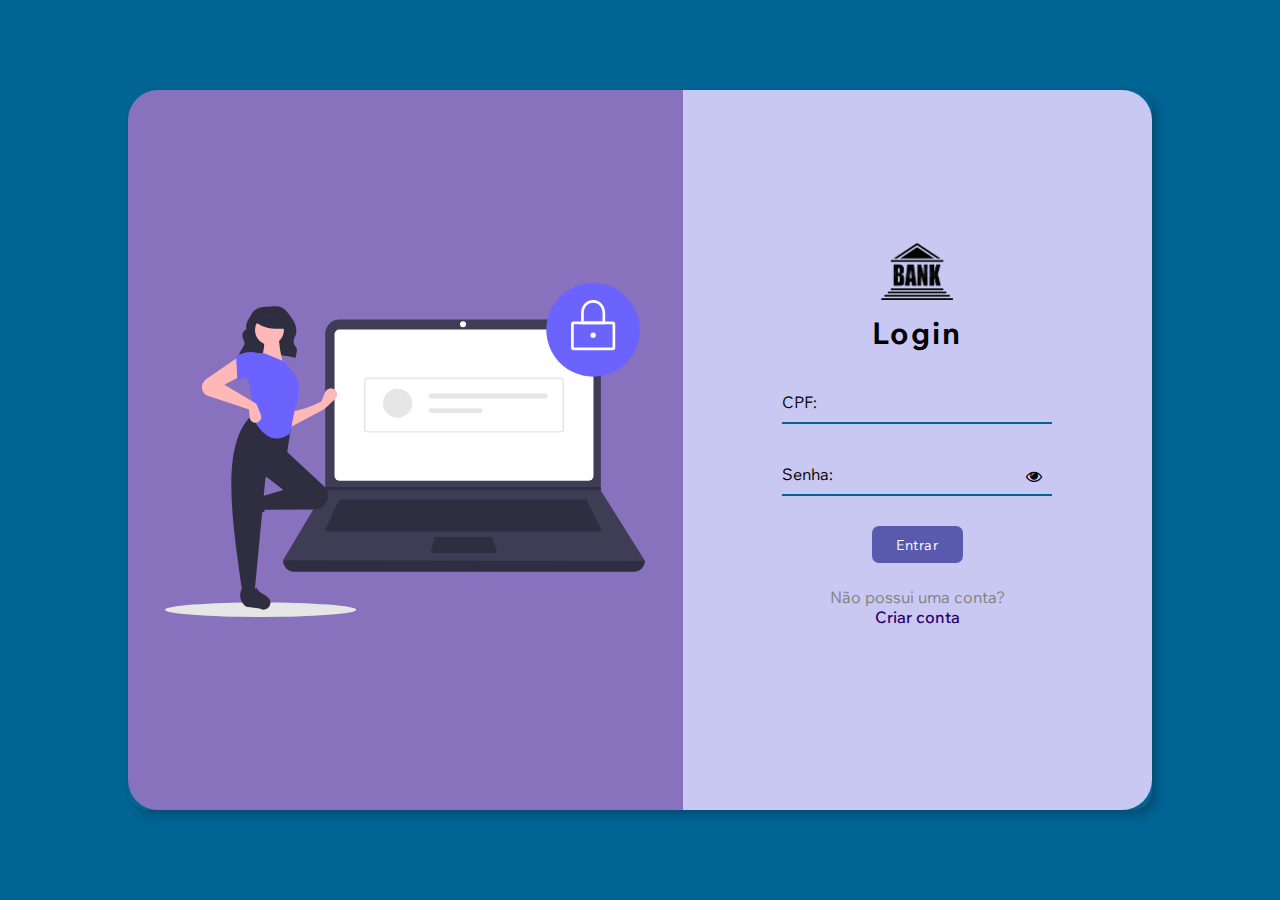
<file: index.html>
<!DOCTYPE html>
<html lang="pt-br">
<head>
    <link rel="stylesheet" href="https://stackpath.bootstrapcdn.com/font-awesome/4.7.0/css/font-awesome.min.css">  
    

    <meta charset="UTF-8">
    <meta http-equiv="X-UA-Compatible" content="IE=edge">
    <meta name="viewport" content="width=device-width, initial-scale=1.0">
    <link rel="stylesheet" href="./Assets/css/indexStyle.css">
    <title>Login</title>
</head>
<body>
    

    <div class="container">
        <div class="login-img">
            <img class="imglogin" src="Assets/img/imglogin.svg" alt="imagem de login seguro">
        </div>
        <form class="login">
            <a href="./home.html">
              <img class="logo" src="Assets/img/banco_logo.png" alt="">   
            </a>
            <h2 class="">Login</h2>            
            <div class="box">
                <input type="text" id="cpf" minlength="14" maxlength="14" required>
                <label id="cpfLabel" for="cpf">CPF:</label>
            </div>
            
            <div class="box">
                <input type="password" id="senha" required>
                <label id="senhaLabel" for="senha">Senha:</label>
                <i class="fa fa-eye" aria-hidden="true"></i>
            </div>
    
            <div class="btn-entrar">
                <button type="button" id="botao"><a href="./Assets/html/conta.html">Entrar</a></button>
            </div>
    
            <p class="">Não possui uma conta?</p>
            <a class="link-cadastro" href="./cadastro.html">Criar conta</a>
        
        </form>
    </div>
    

    <script src="./Assets/JS/index.js"></script>
</body>
</html>
</file>
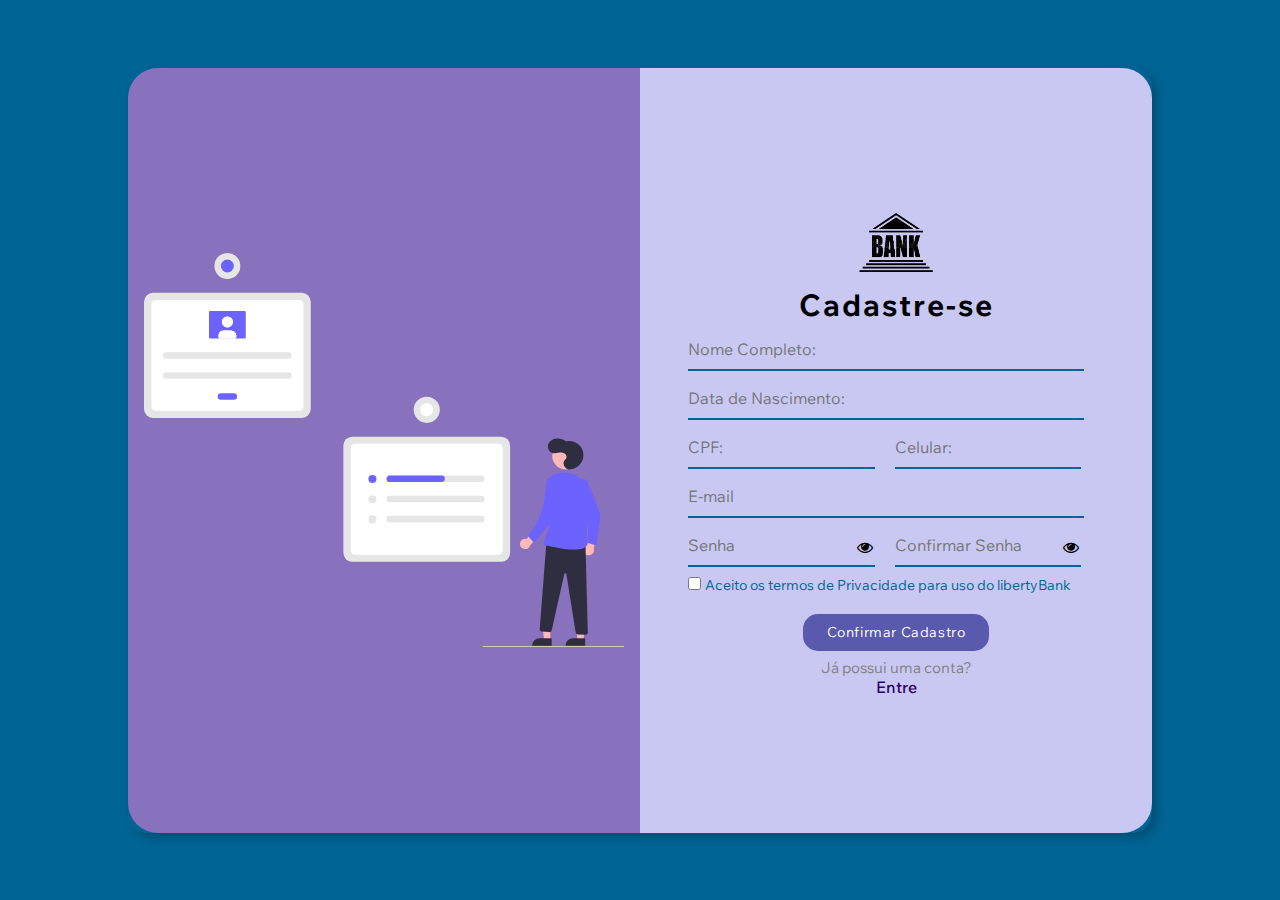
<file: cadastro.html>
<!DOCTYPE html>
<html lang="pt-br">
<head>
    <link rel="stylesheet" href="https://stackpath.bootstrapcdn.com/font-awesome/4.7.0/css/font-awesome.min.css">  


    <meta charset="UTF-8">
    <meta http-equiv="X-UA-Compatible" content="IE=edge">
    <meta name="viewport" content="width=device-width, initial-scale=1.0">
    <link rel="stylesheet" href="./Assets/css/cadastroStyle.css">
    <title>Cadastro</title>
</head>
<body>
    <div class="container">
     <div class = "form-image">
        <img src="./Assets/img/undraw_forms_re_pkrt.svg" alt="">
     </div>
     <div class = "form">
        <div class="logoCaixa">
            <a href="./home.html">
                <img class="logo" src="./Assets/img/banco_logo.png" alt="">
            </a>    
        </div>
        
        <h2>Cadastre-se</h2>

        <p class="errorCampos">Por Favor, preencha os campos corretamente!</p>

        <p class="errorPrivacidade">Está de acordo com os termos de privacidade?</p>
        <form action = "###" class="formulario">
            
            
           
            <div class ="input-group">
                <div class = "input-box">
                    
                    <label for="nome"> Nome Completo:</label>
                    <input id = "nome" type="text" placeholder="Nome Completo:" name="completname"  required>    
                </div>


                <div class = "input-box">
                    <label for="nasc"> Data de Nascimento: </label>
                    <input id="nasc" type="text" name="nasc" placeholder="Data de Nascimento:" onfocus="(this.type='date')" onblur="(this.type='text')" required>    
                </div>

                <div class="grid">
                    <div class = "input-box">
                        <label for="cpf">CPF:</label>
                        <input id = "cpf" type="text" name="cpf" minlength="14" maxlength="14" placeholder="CPF:" required>    
                    </div>
    
                    <div class = "input-box">
                        <label for="number">Celular:</label>
                        <input id="number" type="tel" name="number" maxlength="15"  placeholder="Celular:"required>    
                    </div>
                </div>
                

                <div class = "input-box">
                    <label for="email">e-mail:</label>
                    <input id = "email" type="email" name="email" placeholder="E-mail" required>    
                </div>

                <div class="grid">
                    <div class = "input-box">
                        <label for="senha">Senha:</label>
                        <input id = "senha" type="password" name="senha" placeholder="Senha" required> 
                        <i id="verSenha" class="fa fa-eye" aria-hidden="true"></i>   
                    </div>
                    <div class = "input-box" >
                        <label for="confirmarsenha" id="labelConfSenha">Confirmar Senha:</label>
                        <input id = "confirmarsenha" type="password" name="confirmarsenha" placeholder="Confirmar Senha" required> 
                        <i id="verConfSenha" class="fa fa-eye" aria-hidden="true"></i>   
                    </div>
                </div>
                 <div class="accept">
                    <input type="checkbox" id="accept" name="accept">
                    <label id="checkboxLabel" for = "accept"> Aceito os termos de Privacidade para uso do libertyBank </label> 
                </div> 
                
                 <br>
                <form action="./index.html" method="post">
                    <div class = "login-button">
                        <button type="submit">Confirmar Cadastro</button>
                    </div>
                </form>
                <div class="caixaLogin">
                    <p class="">Já possui uma conta?</p>
                    <a class="link-login" href="./index.html">Entre</a>
                </div>
                
            
        </form>
     </div>
    </div>
    <script src="./Assets/JS/cadastro.js"></script>
</body>
</html>
</file>
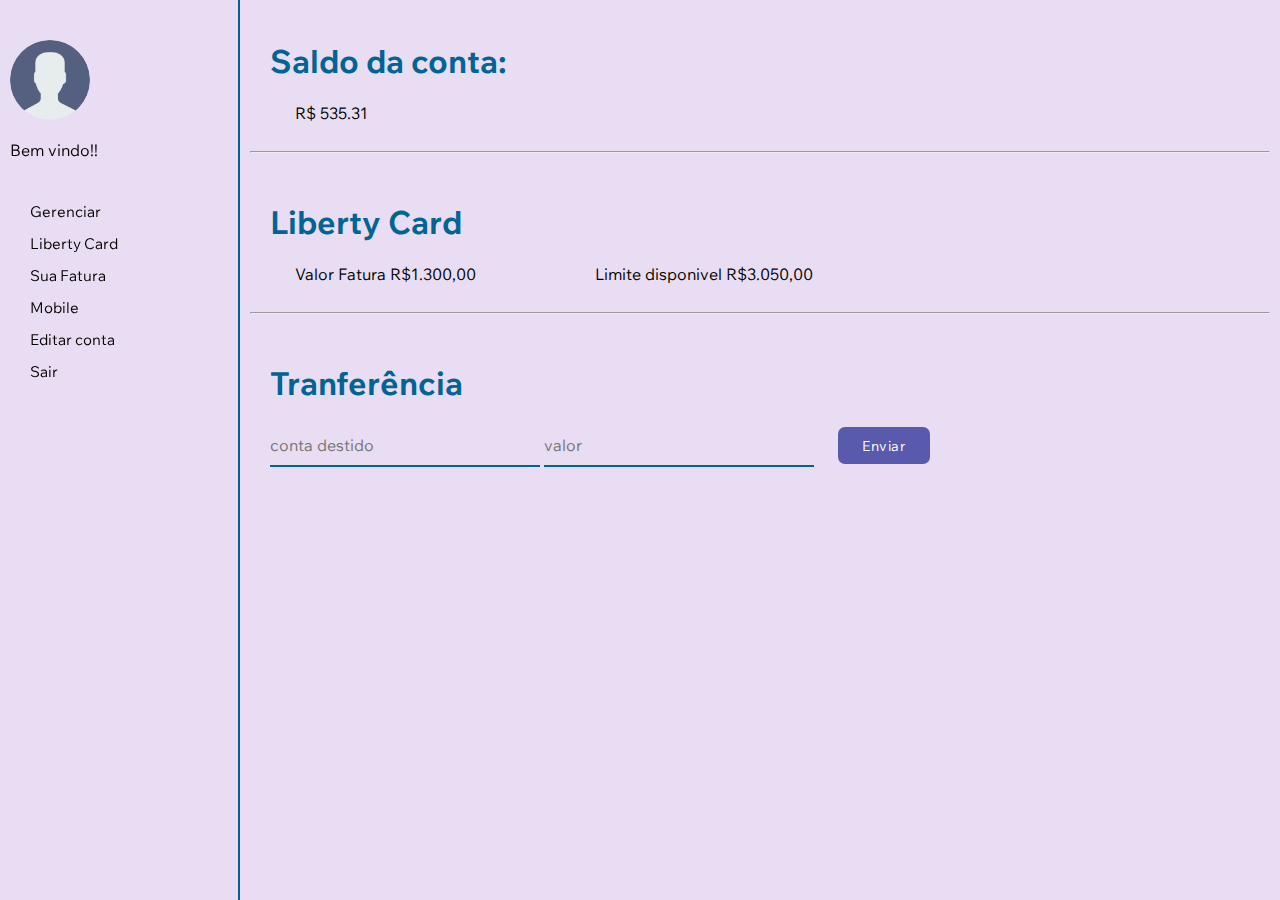
<file: Assets/html/conta.html>
<!DOCTYPE html>
<html lang="pt-br">
<head>
    <meta charset="UTF-8">
    <meta http-equiv="X-UA-Compatible" content="IE=edge">
    <meta name="viewport" content="width=device-width, initial-scale=1.0">

    <link rel="stylesheet" href="https://cdnjs.cloudflare.com/ajax/libs/font-awesome/6.4.0/css/all.min.css" integrity="sha512-iecdLmaskl7CVkqkXNQ/ZH/XLlvWZOJyj7Yy7tcenmpD1ypASozpmT/E0iPtmFIB46ZmdtAc9eNBvH0H/ZpiBw==" crossorigin="anonymous" referrerpolicy="no-referrer" />
    
    <link rel="stylesheet" href="../css/conta.css"/>


    <title>Sua Conta Liberty!</title>
</head>

<body>
    <aside class="sidebar">
       <header class="sidebar-header">
        <img class="usu-img" src="../img/usuarioimagem.JPG">
        <p>Bem vindo<span id="nome"></span>!!</p> 
        
       </header> 

       <nav>
        <button>
            <span>
                <i class="fa-solid fa-money-bill-transfer"></i>
                <span>Gerenciar</span>
                
            </span>
        </button>

        <button>
            <span>
                <i class="fa-solid fa-credit-card"></i>
                <span>Liberty Card </span>
            </span>
        </button>

        <button>
         <span>
            <i class="fa-solid fa-list"></i>
            <span>Sua Fatura</span>
         </span>
        </button>

        <button>
            <a href="./qrcode.html">
                <span>
                <i class="fa-solid fa-mobile"></i>
             <span> Mobile</span> 
             </a>
           </button>

        <button>
            <a href="../html/editar.html">
               <span>
                <i class="fa-solid fa-user-pen"></i>
            <span>Editar conta</span> 
            </a>
            
        </button>
        
        <button>
            <a href="../../home.html">
              <span>
                <i class="fa-solid fa-door-open"></i>
            <span>Sair</span>  
            </a>
            
        </button>
        
       </nav>
    </aside>

    <main>
        <div id="saldo" class="box">
            <h1>Saldo da conta:</h1>
            <p class="inline">R$ <span id="valor">535.31</span></p>
            <i id="olho" class="fa-solid fa-eye"></i>
        </div>

        <hr>

        <div id="cartao" class="box">
            <h1>Liberty Card</h1>
            <p class="inline">Valor Fatura R$<span id="fatura">1.300,00</span></p>
            <p class="inline">Limite disponivel R$<span id="fatura">3.050,00</span></p>
        </div>

        <hr>

        <div id="tranferencia" class="box">
            <h1>Tranferência</h1>
            <form class="tranferencia-form">
                <input type="number" placeholder="conta destido"></input>
                <input type="number"placeholder="valor"></input>

                <button>Enviar <i class="fa-solid fa-arrow-right-arrow-left"></i> </button>
            </form>
        </div>
        
    </main>
</body>
</html>
</file>
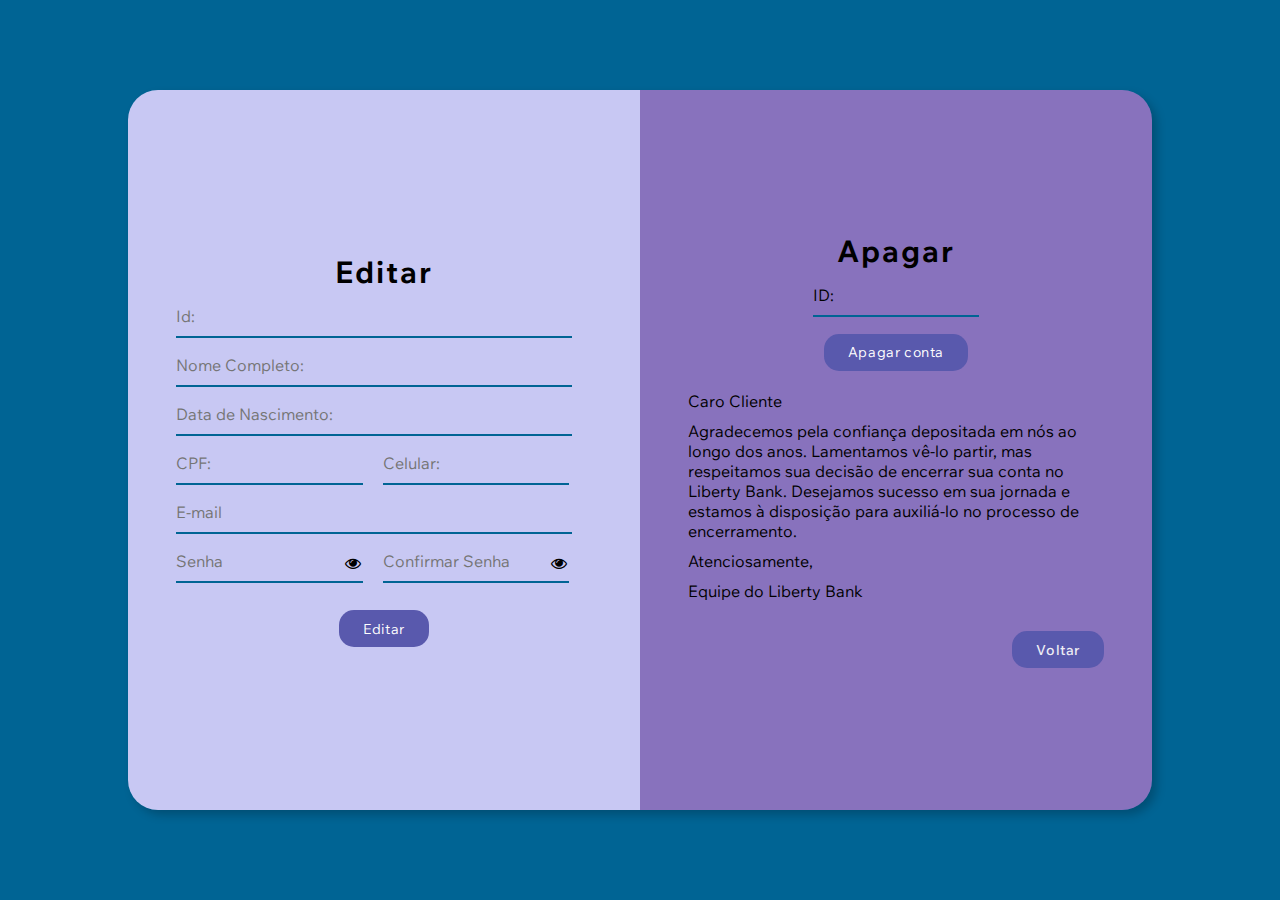
<file: Assets/html/editar.html>
<!DOCTYPE html>
<html lang="pt-br">

<head>
    <link rel="stylesheet" href="https://stackpath.bootstrapcdn.com/font-awesome/4.7.0/css/font-awesome.min.css">
    <meta charset="UTF-8">
    <meta http-equiv="X-UA-Compatible" content="IE=edge">
    <meta name="viewport" content="width=device-width, initial-scale=1.0">
    <link rel="stylesheet" href="../css/editarStyle.css">
    <title>Editar/ Apagar perfil</title>
</head>

<body>

    <div class="container-todo" >
        <div class="form">
            <h2>Editar</h2>
            <form class="primeiro-form">
            <p class="errorCampos"></p>
                <div class="container-editar">
                    <div class="input-box">
                        <label for="id"> Id:</label>
                        <input id="idEditar" type="number" placeholder="Id:" name="completname" autocomplete="off" required>
                    </div>
                    <div class="input-box">
                        <label for="nome"> Nome Completo:</label>
                        <input id="nome" type="text" placeholder="Nome Completo:" name="completname" autocomplete="off" required>
                    </div>

                    <div class="input-box">
                        <label for="nasc"> Data de Nascimento: </label>
                        <input id="nasc" type="text" name="nasc" placeholder="Data de Nascimento:"
                            onfocus="(this.type='date')" onblur="(this.type='text')" autocomplete="off" required>
                    </div>

                    <div class="grid">
                        <div class="input-box">
                            <label for="cpf">CPF:</label>
                            <input id="cpf" type="text" name="cpf" minlength="14" maxlength="14" placeholder="CPF:" autocomplete="off" required>
                        </div>
                        <div class="input-box">
                            <label for="number">Celular:</label>
                            <input id="number" type="tel" name="number" maxlength="15" placeholder="Celular:" autocomplete="off" required>
                        </div>
                    </div>

                    <div class="input-box">
                        <label for="email">e-mail:</label>
                        <input id="email" type="email" name="email" placeholder="E-mail" autocomplete="off" required>
                    </div>

                    <div class="grid">
                        <div class="input-box">
                            <label for="senha">Senha:</label>
                            <input id="senha" type="password" name="senha" placeholder="Senha" autocomplete="off" required>
                            <i id="verSenha" class="fa fa-eye" aria-hidden="true"></i>
                        </div>
                        <div class="input-box">
                            <label for="confirmarsenha" id="labelConfSenha">Confirmar Senha:</label>
                            <input id="confirmarsenha" type="password" name="confirmarsenha" placeholder="Confirmar Senha" autocomplete="off" required>
                            <i id="verConfSenha" class="fa fa-eye" aria-hidden="true"></i>
                        </div>
                    </div>

                    <br>
                    <div class="login-button">
                        <button type="submit" class="btn-editar"> Editar</button>
                    </div>
                   
                    
                </div>
            </form>
        </div>

        <div class="container">
            <div class="conteudo">
                <h2>Apagar</h2>
                <p class="idvazio">Digite o ID, para poder apagar a conta!</p>
            <form class="form-container">
                <div class="inputbox-id">
                    <input class="id" type="number" placeholder="ID:" id="id" autocomplete="off">
                </div>
                <div class="login-button">
                    <button class="btn-apagar" type="button" id="apagar"> Apagar conta</button>
                </div>
                <p>Caro Cliente</p>
                <p>
                    Agradecemos pela confiança depositada em nós ao longo dos anos. Lamentamos vê-lo partir, mas respeitamos sua decisão de encerrar sua conta no Liberty Bank. Desejamos sucesso em sua jornada e estamos à disposição para auxiliá-lo no processo de encerramento.
                </p>  
                <p>Atenciosamente,</p>
                <p>Equipe do Liberty Bank</p>
                <div class="voltar-button">
                    <button class="btn-voltar" type="submit"> <a href="./conta.html">Voltar</a> </button>
                </div>
            </form>
            </div>
        </div>
    </div>
    <script src="../JS/editar.js"></script>
</body>

</html>
</file>
<file: Assets/css/indexStyle.css>
@import url('https://fonts.googleapis.com/css2?family=Wix+Madefor+Text:wght@500&display=swap');
*{
    margin: 0;
    padding: 0;
    box-sizing: border-box;
    font-family: 'Wix Madefor Text', 'Sans-serif';
}
body{
    width: 100%;
    height: 100vh;
    display: flex;
    justify-content: center;
    align-items: center;
    background-color: #006494;
}


.login .logo {
    width: 4.5em;
    margin: -10px;
    position:relative;
    top: -20px;
    cursor: pointer;
}

.container {
    position: relative;
    width: 80%;
    height: 80vh;
    display: flex;
    box-shadow: 5px 5px 10px rgba(0, 0, 0, 0.212);
    border-radius: 20px;
}

.login-img{
    width: 60%;
    display: flex;
    justify-content: center;
    align-items: center;
    background-color: #a174c5d7;
    padding: 1rem;
    border-radius: 30px 0 0 30px;
}

.imglogin{
    width: 30rem;
}

.login{
    width: 50%;
    display: flex;
    justify-content: center;
    align-items: center;
    flex-direction: column;
    background-color: rgb(200, 200, 243);
    padding: 3rem;
    border-radius: 0 30px 30px 0;
}

.login h2{
    margin-bottom: 30px;
    text-align: center;
    letter-spacing: 2px;
    font-size: 30px;
}

.box{
    position: relative;
    
}

.login .box input{
    width: 100%;
    padding: 10px 0;
    position:relative;
    width: 270px;
    
    outline: none;
    border: 0;
    background: transparent;
    border-bottom: 2px solid #006494;
    margin-bottom: 30px;
    font-size: 16px;
}

.login .box label{
    position: absolute;
    top: 0;
    left: 0;
    padding: 10px 0;
    font-size: 16px;
    pointer-events: none;
    transition: .7s;
}

.login .box input:focus~label,
.login .box input:valid~label
{
    top: -20px;
    font-size: 14px;
    color: rgb(99, 109, 165);
    font-weight: bold;
}

a{
    text-decoration: none;
    color: white;
}
.btn-entrar button{
    padding: 0.6rem 1.5rem;
    cursor: pointer;
    border: 0;
    border-radius: 7px;
    color: white;
    background-color: rgb(89, 89, 173) ;
    font-size: 14px;
    letter-spacing: .6px;
}

.btn-entrar button:hover {
    transform: scale(0.95,0.95);
    background-color: #191970 ;
}


.fa-eye{
    position: absolute;
    top: 14px;
    right: 10px;
    color: black;
    cursor: pointer;
}

.login p{
    color: grey;
    font-weight: 300;
    margin-top: 1.5em;
}

.login .link-cadastro{
    text-decoration: none;
    font-weight: 500;
    font-size: 1.0em;
    font-style: normal;
    text-align: center;  
    color: #2D0068 ;
}


@media (max-width:920px){
    .imglogin{
        display: none;
    }
    
    .container{
        width: 70%;
        height: 40%;
    }
    .login h2{
        margin-bottom: -5px;
    }
    .login img{
        width: 20%;
    }
    .login{
        width: 100%;
        border-radius:30px;
    }

    .login-img{
        display:none;
    }
    .login .box input{
        width: 100%;
        font-size: 22px;
    }
    .login .box label{
        font-size: 22px;
    }
    .box{
        width: 75%;
    }
    .login .box input:focus~label,
    .login .box input:valid~label
    {
        font-size: 20px;
    }
    .btn-entrar button{
        width: 120px;
        font-size:20px;
    }
    .fa-eye{
        font-size:20px;
    }
}

@media (max-width:620px){
    .login .logo{
        top:-15px;
    }
    .container{
        width: 80%;
        height: 45%;
    }
    .login .box input{
        font-size: 16px;
    }
    .login .box label{
        font-size: 16px;
    }
    .box{
        width: 90%;
    }
    .login .box input:focus~label,
    .login .box input:valid~label
    {
        font-size: 16px;
    }
    .btn-entrar button{
        font-size:16px;
    }
    .fa-eye{
        font-size:16px;
    }
}

    @media (max-width: 768px){
        .container{
            display: flex;
            justify-content: center;
            align-items: center;
        }
        .login {
        height: 160%;
        
        }
        .login .logo{
             width: 3.7em;
        }
    }
</file>
<file: Assets/css/cadastroStyle.css>
@import url('https://fonts.googleapis.com/css2?family=Wix+Madefor+Text:wght@500&display=swap');
*{
    padding:0;
    margin: 0;
    box-sizing: border-box;
    font-family: 'Wix Madefor Text', 'Sans-serif';
}

body{
    width: 100%;
    height: 100vh;
    display: flex;
    justify-content: center;
    align-items: center;
    background-color: #006494;
}

.container {
    position: relative;
    width: 80%;
    height: 85%;
    display: flex;
    box-shadow: 5px 5px 10px rgba(0, 0, 0, 0.212);
    border-radius: 20px;
}

.form-image {
    width: 50%;
    display: flex;
    justify-content: center;
    align-items: center;
    background-color: #a174c5d7;
    padding: 1rem;
    border-radius: 30px 0 0 30px;
}
.form-image img{
    width: 30rem;
}


.form{
    width: 50%;
    display: flex;
    justify-content: center;
    align-items: center;
    flex-direction: column;
    background-color: rgb(200, 200, 243);
    padding: 3rem;
    border-radius: 0 30px 30px 0;
}

.logoCaixa{
    text-align: center;
}

.logo {
    width: 4.6em;
    margin: 10px;
    position:relative;
    top: 0px;
    cursor: pointer;
}

.form h2 {
    margin-bottom: 5px;
    text-align: center;
    letter-spacing: 2px;
    font-size: 30px;
    
}

.login-button {
    text-align: center;
}

.login-button button {
    
    padding: 0.6rem 1.5rem;
    cursor: pointer;
    border: 0;
    border-radius: 15px;
    color: white;
    background-color: rgb(89, 89, 173) ;
    font-size: 14px;
    letter-spacing: .6px;
    transition: .1s;
}

.login-button button:hover {
    transform: scale(0.95,0.95);
    background-color: #191970 ;
}

.login-button button a {
    text-decoration: none;
    font-weight: 500;
    color: #efeef5;
}

.input-box{
    position: relative;
    display: flex;
    justify-content: center;
    flex: 1;
    margin-right: 20px;
}

.input-box:last-child{
    margin-right: 0;  
}

.input-box input{ 
    padding: 10px 0;
    position:relative;
    width: 100%;
    outline: none;
    border: 0;
    background: transparent;
    border-bottom: 2px solid #006494;
    margin-bottom: 7px;
    font-size: 16px;
    
}

.input-box label{
    position: absolute;
    top: 0;
    left: 0;
    padding: 10px 0;
    font-size: 16px;
    pointer-events: none;
    transition: .7s;
    display: none;
}

.grid{
    display: flex;
    justify-content: spacing-between;
    width: 94.5%;
    
}

.fa-eye{
    position: absolute;
    top: 14px;
    right: 2px;
    color: black;
    cursor: pointer;
}

#checkboxLabel{
    font-size:14px;
    color: #006494;
    margin-top: 10px;
    margin-bottom: -10px;
}

form p{
    color: grey;
    font-weight: 300;
    margin-top: 0.5em;
    font-size: 0.95em;
    
}

form .link-login{
    text-decoration: none;
    font-weight: 500;
    font-size: 0.98em;
    font-style: normal;
    text-align: center;  
    color: #2D0068 ;
    
}

.caixaLogin{
    text-align: center;
}

@media (max-width:1090px){
    .form-image {
        display:none;
    }
    .container{
        width: 70%;
        height: 65%;
    }
    .form img{
        width: 20%;
    }
    .form{
        width: 100%;
        border-radius:30px;
    }
    
}


@media (max-width: 812px){
    .container{
        justify-content: center;
        align-items: center;
        width: 90%;
        height: 60%;
    }
    .form {
        width: 100%;
        align-items: center;
        justify-content: center;
    }
    .form .logo{
         width: 3.7em;
    }

    .grid{
        display: inline;
    }
    .input-box{
        width: 100%;
        margin: auto;
    }
    
    
}

@media (max-width:340px){
   .form h2{
    font-size: 15px;
   }

}

.errorCampos{
    position: relative;
    color: red;
    text-align: center;
    margin-bottom: 2px;
    border: 1px solid red;
    padding: 10px;
    letter-spacing: 1.0px;
    border-radius: 5px;
    display: none;
}
.errorPrivacidade{
    color: red;
    text-align: center;
    margin-bottom: 2px;
    border: 1px solid red;
    padding: 10px;
    letter-spacing: 1.0px;
    border-radius: 5px;
    display: none;
}
</file>
<file: Assets/css/conta.css>
@import url('https://fonts.googleapis.com/css2?family=Poppins&family=Wix+Madefor+Text:wght@500&display=swap');

  *{
    font-family: 'Poppins', sans-serif;
    font-family: 'Wix Madefor Text', sans-serif;
  }

  *{
    box-sizing: border-box;
  }
  body{
    margin: 0;
    font-family: sans-serif;
    background-color: #e4d7f0d7;
  }

  main{
    margin-left: 250px;
    padding-right: 10px;
  }
  
  .sidebar{
    /* background-color: #006494; */
    position: fixed;
    top: o;
    display: flex;
    flex-direction: column;
    align-items: flex-start;
    width: 240px;
    height: 100%;
    padding: 40px 10px 30px 10px;
    border-right: 2px solid #006494;
    transition: all 0.3s;
  }

  .sidebar-header{
    width: 100%;
    margin-bottom: 25px;
  }

  .usu-img{
    width: 80px;
    min-height: 60px;
    border-radius: 50%;
    object-fit: cover;
    transition: transform 0.7s;
  }
  .usu-img:hover{
    transform: scale(1.2);
  }

  .sidebar button{
    background: transparent;
    border: none;
    font-family: inherit;
    color: black;
    cursor: pointer;
    text-align: left;
    padding: 10px 85px 10px 20px;
    margin-bottom: 10px;
    line-height: 1px;
   
    border-radius: 8px;
  }
  .sidebar button > span{
    font-size: 15px;
    
  }
  .sidebar button:hover{
    background: rgb(207, 193, 245);
    
  }
  .sidebar button i {
  position: relative;
  font-size: 15px;
  transition: 0.2s;
  }

  .sidebar button span{
    font-size: 15px;
  }

  .inline{
    display: inline;
  }


  h1{
    color: #006494;
  }

  #saldo p{
    padding-left: 25px;
  }

  #cartao p{
    margin-right: 90px;
    padding-left: 25px;
  }

  #olho{
    margin-left: 40px;
    border-radius: 10px;
    color: #006494;
    border: none;
  }

  .tranferencia-form input{
    width: 100%;
    padding: 10px 0;
    position: relative;
    width: 270px;
    outline: none;
    border: 0;
    background: transparent;
    border-bottom: 2px solid #006494;
    margin-bottom: 30px;
    font-size: 16px;
  }

  a{
    text-decoration: none;
    color: black;
  }

  .box{
    padding: 20px ;
  }

  .tranferencia-form button{
    padding: 0.6rem 1.5rem;
    cursor: pointer;
    border: 0;
    border-radius: 7px;
    color: white;
    background-color: rgb(89, 89, 173);
    font-size: 14px;
    letter-spacing: .6px;
    margin-left: 20px;
}

  @media (width < 920px){
   

    .sidebar{
        width: 100px;

    }
    .sidebar :button > span{
        width: 50px;
    }
    .sidebar button > span > span{
        opacity: 0;
        visibility: hidden;
    }

  }
</file>
<file: Assets/css/editarStyle.css>
@import url('https://fonts.googleapis.com/css2?family=Wix+Madefor+Text:wght@500&display=swap');

*{
    padding:0;
    margin: 0;
    box-sizing: border-box;
    font-family: 'Wix Madefor Text', 'Sans-serif';
}

body{
    width: 100%;
    height: 100vh;
    display: flex;
    justify-content: center;
    align-items: center;
    background-color: #006494;
}

.container-todo{
    display: flex;
    position: relative;
    width: 80%;
    height: 80vh;
    box-shadow: 5px 5px 10px rgba(0, 0, 0, 0.212);
    border-radius: 20px;
    border-radius:30px;
}
.container {
    width: 50%;
    display: flex;
    justify-content: center;
    align-items: center;
    flex-direction: column;
    background-color: #a174c5d7;
    padding: 3rem;
    border-radius: 0 30px 30px 0;
}


.form{
    width: 50%;
    display: flex;
    justify-content: center;
    align-items: center;
    flex-direction: column;
    background-color: rgb(200, 200, 243);
    padding: 3rem;
    border-radius: 30px 0px 0px 30px;
}

.logoCaixa{
    text-align: center;
}

.logo {
    width: 4.6em;
    margin: 10px;
    position:relative;
    top: 0px;
    cursor: pointer;
}

h2 {
    margin-bottom: 5px;
    text-align: center;
    letter-spacing: 2px;
    font-size: 30px;
    
}

.login-button {
    text-align: center;
}

.login-button button {
    
    padding: 0.6rem 1.5rem;
    cursor: pointer;
    border: 0;
    border-radius: 15px;
    color: white;
    background-color: rgb(89, 89, 173) ;
    font-size: 14px;
    letter-spacing: .6px;
    transition: .1s;
}

.login-button button:hover {
    transform: scale(0.95,0.95);
    background-color: #191970 ;
}

/* .login-button button a {
    text-decoration: none;
    font-weight: 500;
    color: #efeef5;
} */

.voltar-button button {
    padding: 0.6rem 1.5rem;
    cursor: pointer;
    border: 0;
    border-radius: 15px;
    color: white;
    background-color: rgb(89, 89, 173) ;
    font-size: 14px;
    letter-spacing: .6px;
    transition: .1s;
}

.voltar-button button:hover {
    transform: scale(0.95,0.95);
    background-color: #191970 ;
}

.voltar-button button a {
    text-decoration: none;
    font-weight: 500;
    color: #efeef5;
}

.btn-apagar{
    margin-bottom: 20px;
}

.btn-voltar{
    float: right;
    margin-top: 20px;
}

.input-box{
    position: relative;
    display: flex;
    justify-content: center;
    flex: 1;
    margin-right: 20px;
}

.input-box:last-child{
    margin-right: 0;  
}

.input-box input{ 
    padding: 10px 0;
    position:relative;
    width: 100%;
    outline: none;
    border: 0;
    background: transparent;
    border-bottom: 2px solid #006494;
    margin-bottom: 7px;
    font-size: 16px;
    
}

.id::placeholder {
    color: black;
}
.inputbox-id{
    position: relative;
    display: flex;
    justify-content: center;
    flex: 1;
    margin-bottom: 10px;
}

.id{
    padding: 10px 0;
    position:relative;
    width: 40%;
    outline: none;
    border: 0;
    background: transparent;
    border-bottom: 2px solid #006494;
    margin-bottom: 7px;
    font-size: 16px;
}

.input-box label{
    position: absolute;
    top: 0;
    left: 0;
    padding: 10px 0;
    font-size: 16px;
    pointer-events: none;
    transition: .7s;
    display: none;
}

.grid{
    display: flex;
    justify-content: spacing-between;
    width: 94.5%;
    
}

.fa-eye{
    position: absolute;
    top: 14px;
    right: 2px;
    color: black;
    cursor: pointer;
}

#checkboxLabel{
    font-size:14px;
    color: #006494;
    margin-top: 10px;
    margin-bottom: -10px;
}

.form p{
    /* color: grey; */
    font-weight: 300;
    margin-top: 0.5em;
    font-size: 0.95em;
    
}

.container p{
    margin-bottom: 10px;
}
form .link-login{
    text-decoration: none;
    font-weight: 500;
    font-size: 0.98em;
    font-style: normal;
    text-align: center;  
    color: #2D0068 ;
    
}

.caixaLogin{
    text-align: center;
}


/* Responsividade */

@media (max-width:1090px){
    .container-todo{
        display:inline;
        height: 98%;
    }
    .container{
        width: 100%;
        height: 50%;
        border-radius:0 0 30px 30px ;
    }
    .form{
        width: 100%;
        height: 50%;
        border-radius:30px 30px 0 0 ;
    }
    
}


@media (max-width: 812px){
    .container-todo{
        height: 98%;
    }
    .container{
        justify-content: center;
        align-items: center;
    }
    .form {
        width: 100%;
        align-items: center;
        justify-content: center;
    }
    .form .logo{
         width: 3.7em;
    }

    .grid{
        display: inline;
    }
    .input-box{
        width: 100%;
        margin: auto;
    }    
}

@media (max-width:600px){
    h2{
        overflow-y: visible;
    }
    *{
        overflow-y: auto;
    }
    .btn-voltar{
        overflow-y: visible;
    }

}
@media (max-width:340px){
   .form h2{
    font-size: 15px;
   }

}

/* msg erro da senha */

.errorCampos{
    position: relative;
    color: red;
    text-align: center;
    margin-bottom: 2px;
    border: 1px solid red;
    padding: 10px;
    letter-spacing: 1.0px;
    border-radius: 5px;
    display: none;
}
.idvazio{
    position: relative;
    color: red;
    text-align: center;
    margin-bottom: 2px;
    border: 1px solid red;
    padding: 10px;
    letter-spacing: 1.0px;
    border-radius: 5px;
    display: none;
}
</file>
